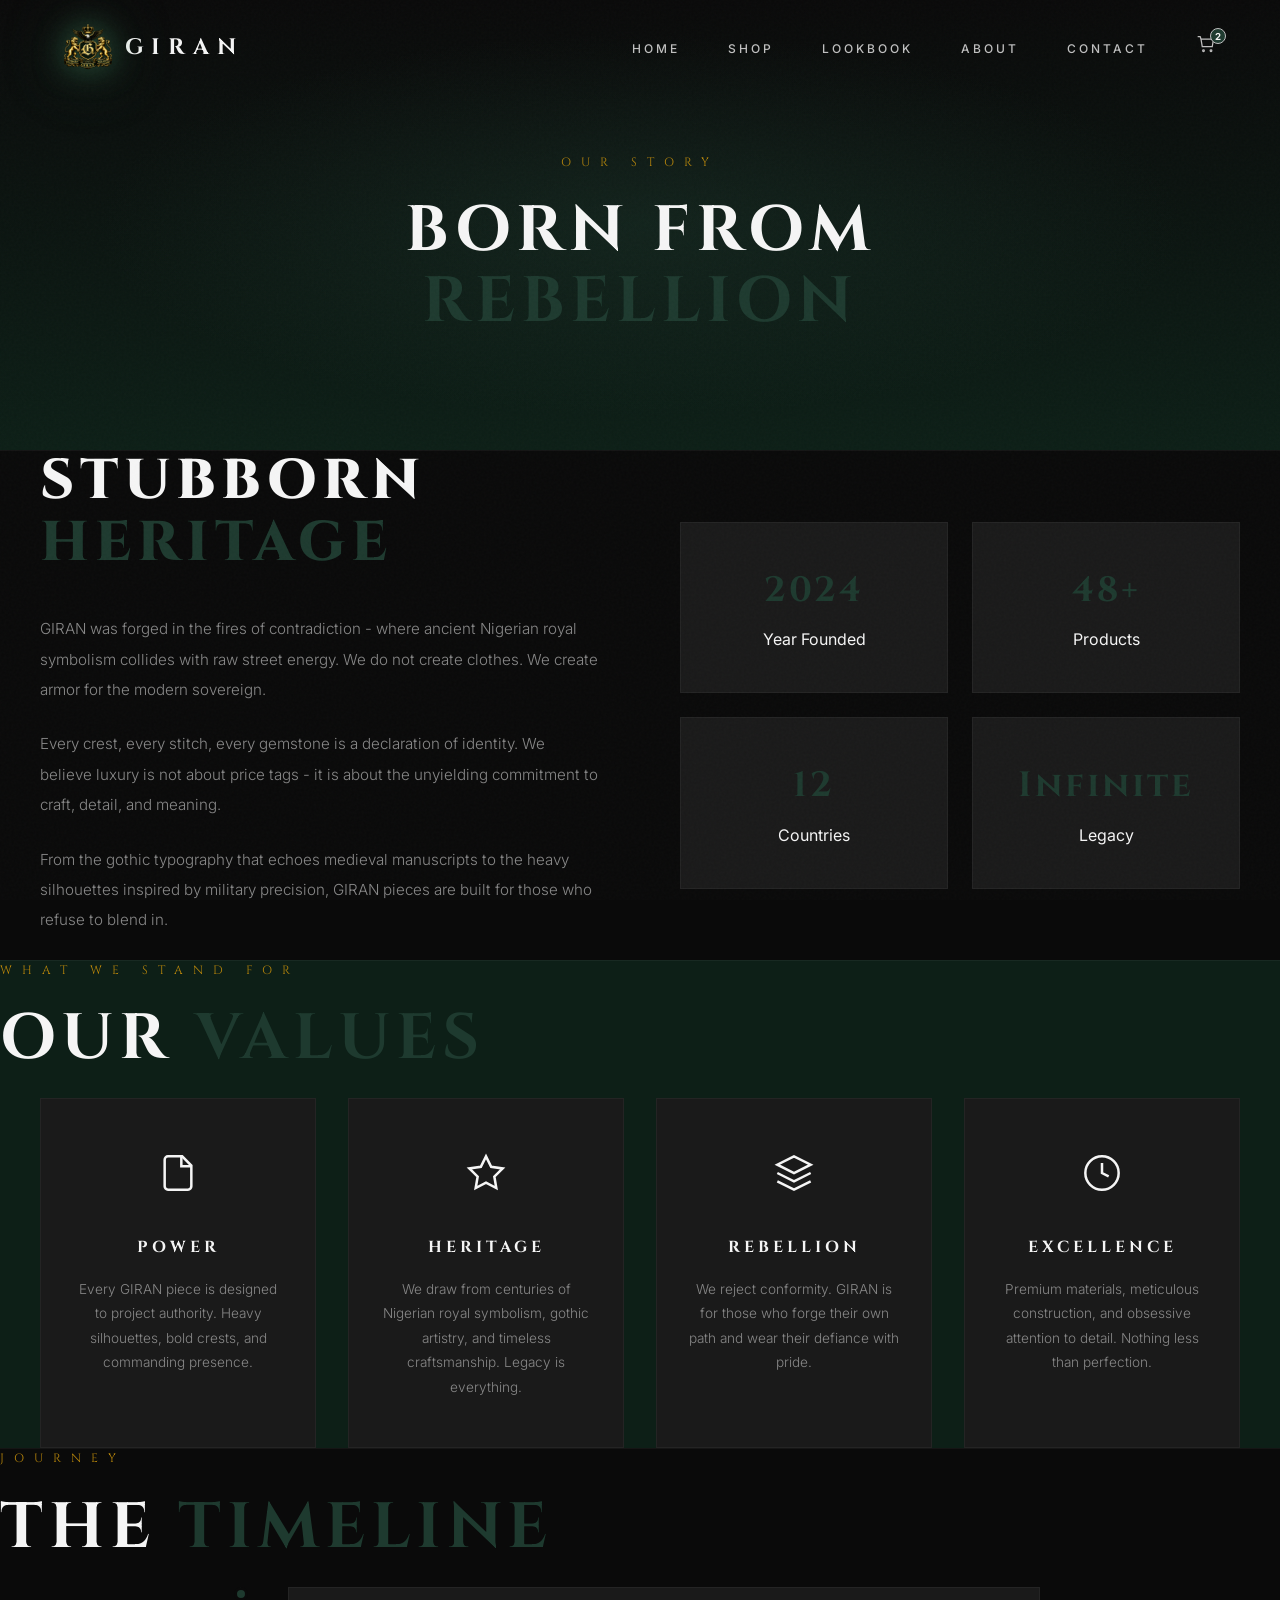
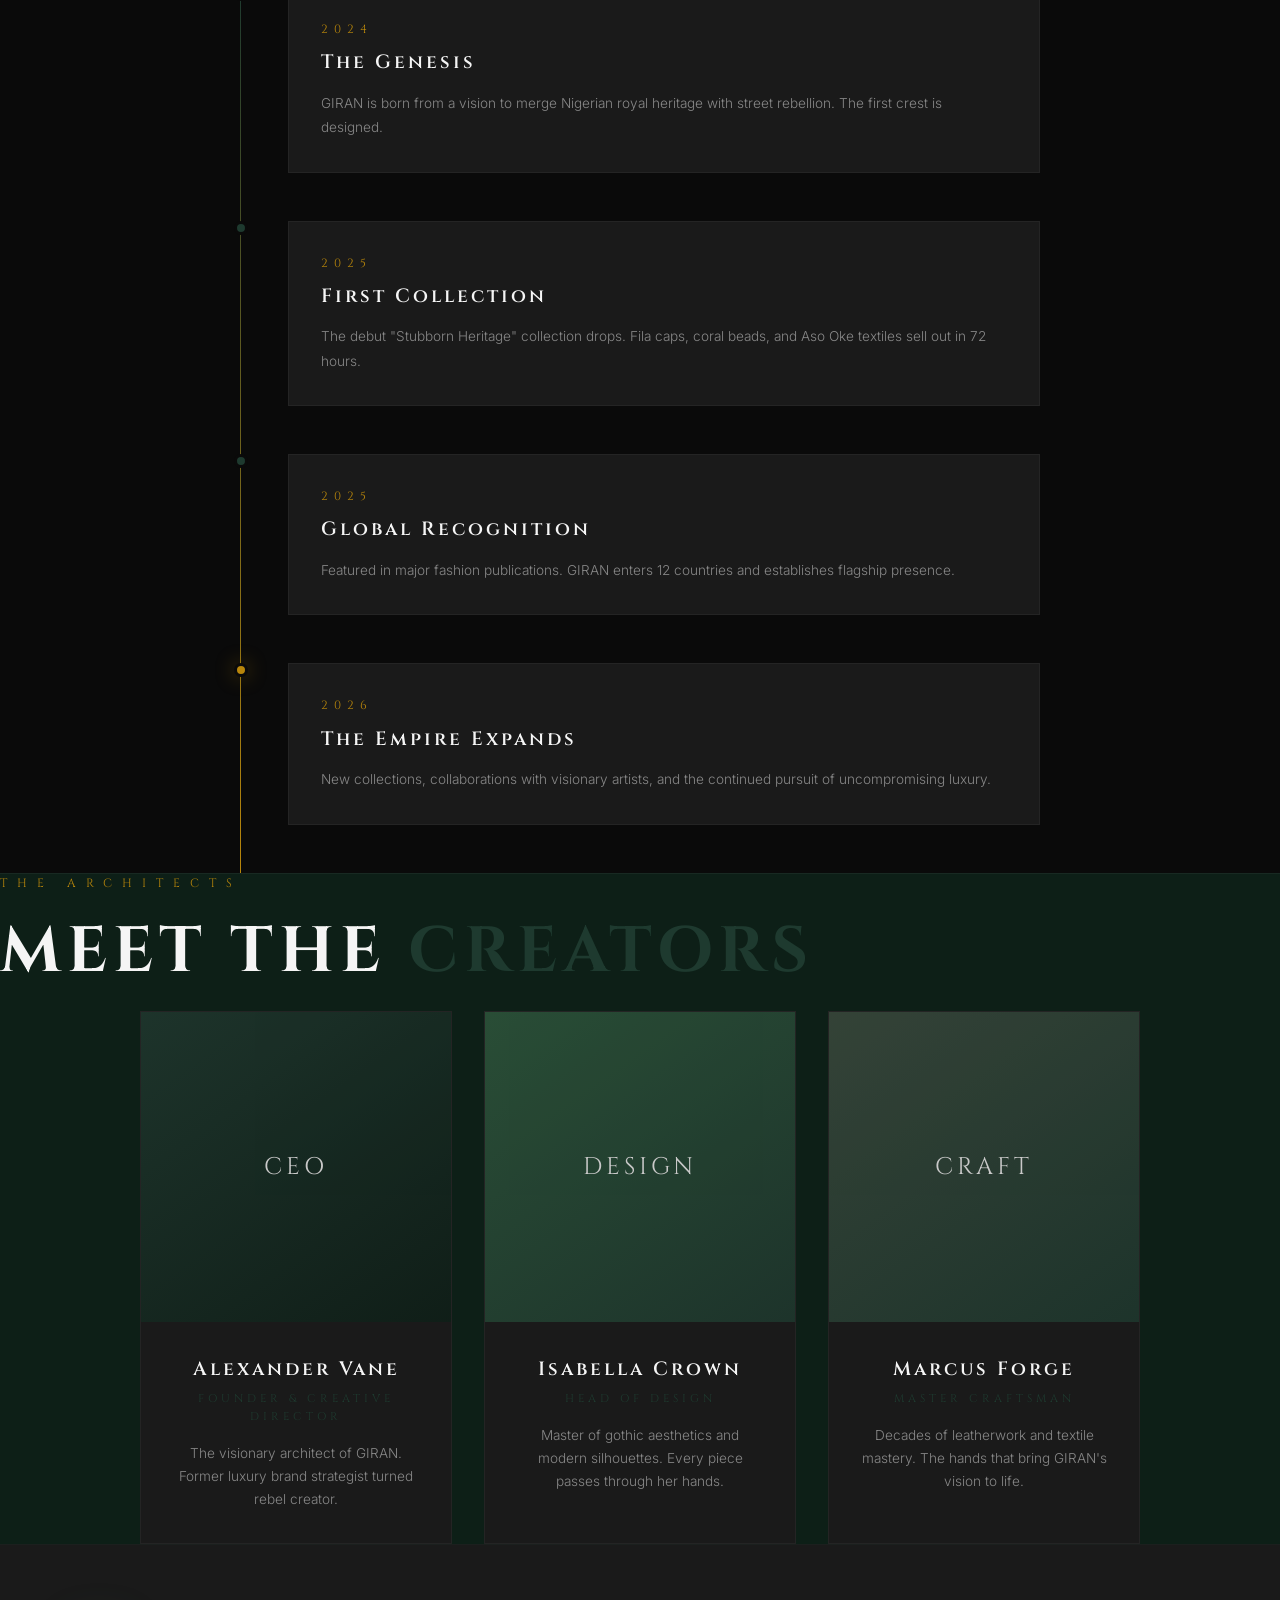
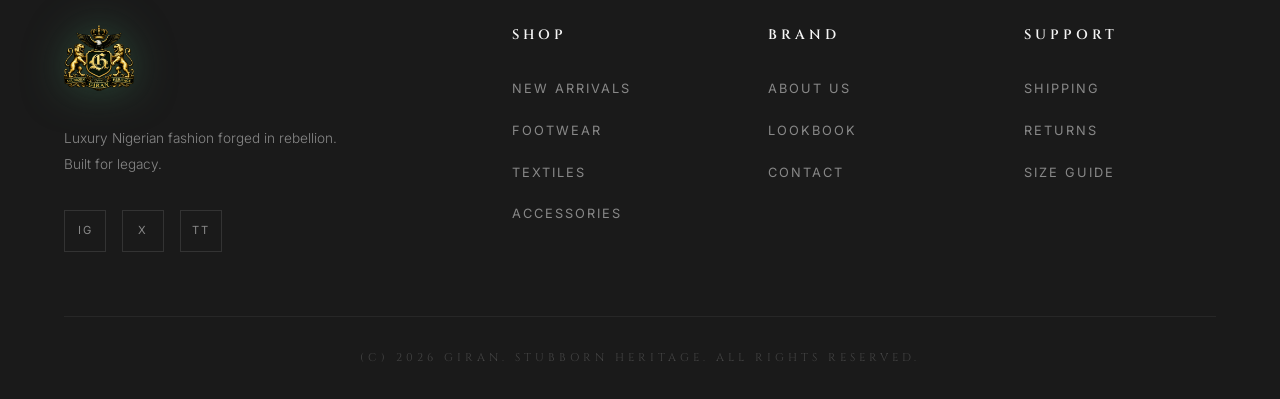
<file: about.html>
<!DOCTYPE html>
<html lang="en">
<head>
    <meta charset="UTF-8">
    <meta name="viewport" content="width=device-width, initial-scale=1.0">
    <title>About - GIRAN</title>
    <link rel="stylesheet" href="css/style.css">
    <link rel="stylesheet" href="css/about.css">
</head>
<body>
    <nav class="navbar" id="navbar">
        <a href="index.html" class="logo">
            <img src="giran-crest-web.png" alt="GIRAN" class="logo-img">
            <span class="logo-text">GIRAN</span>
        </a>
        <ul class="nav-links" id="navLinks">
            <li><a href="index.html">Home</a></li>
            <li><a href="shop.html">Shop</a></li>
            <li><a href="lookbook.html">Lookbook</a></li>
            <li><a href="about.html">About</a></li>
            <li><a href="contact.html">Contact</a></li>
            <li class="nav-cart">
                <svg width="20" height="20" viewBox="0 0 24 24" fill="none" stroke="currentColor" stroke-width="1.5">
                    <path d="M6 6h15l-1.5 9h-12z"/>
                    <circle cx="9" cy="20" r="1"/><circle cx="18" cy="20" r="1"/>
                    <path d="M6 6L5 3H2"/>
                </svg>
                <span class="cart-count">2</span>
            </li>
        </ul>
        <div class="hamburger" id="hamburger"><span></span><span></span><span></span></div>
    </nav>

    <section class="about-hero">
        <div class="about-hero-bg"></div>
        <div class="about-hero-content">
            <span class="section-label">Our Story</span>
            <h1 class="section-title">BORN FROM<br><span>REBELLION</span></h1>
        </div>
    </section>

    <section class="story-section">
        <div class="story-container">
            <div class="story-text">
                <h2>STUBBORN<br><span>HERITAGE</span></h2>
                <p>GIRAN was forged in the fires of contradiction - where ancient Nigerian royal symbolism collides with raw street energy. We do not create clothes. We create armor for the modern sovereign.</p>
                <p>Every crest, every stitch, every gemstone is a declaration of identity. We believe luxury is not about price tags - it is about the unyielding commitment to craft, detail, and meaning.</p>
                <p>From the gothic typography that echoes medieval manuscripts to the heavy silhouettes inspired by military precision, GIRAN pieces are built for those who refuse to blend in.</p>
            </div>
            <div class="story-visual">
                <div class="story-stat">
                    <span class="stat-big">2024</span>
                    <span class="stat-label">Year Founded</span>
                </div>
                <div class="story-stat">
                    <span class="stat-big">48+</span>
                    <span class="stat-label">Products</span>
                </div>
                <div class="story-stat">
                    <span class="stat-big">12</span>
                    <span class="stat-label">Countries</span>
                </div>
                <div class="story-stat">
                    <span class="stat-big">Infinite</span>
                    <span class="stat-label">Legacy</span>
                </div>
            </div>
        </div>
    </section>

    <section class="values-section">
        <div class="container">
            <div class="section-header animate-on-scroll">
                <span class="section-label">What We Stand For</span>
                <h2 class="section-title">OUR <span>VALUES</span></h2>
            </div>
            <div class="values-grid">
                <div class="value-card animate-on-scroll delay-1">
                    <div class="value-icon">
                        <svg width="40" height="40" viewBox="0 0 24 24" fill="none" stroke="currentColor" stroke-width="1.5">
                            <path d="M14.5 2H6a2 2 0 0 0-2 2v16a2 2 0 0 0 2 2h12a2 2 0 0 0 2-2V7.5L14.5 2z"/>
                            <polyline points="14 2 14 8 20 8"/>
                        </svg>
                    </div>
                    <h3>Power</h3>
                    <p>Every GIRAN piece is designed to project authority. Heavy silhouettes, bold crests, and commanding presence.</p>
                </div>
                <div class="value-card animate-on-scroll delay-2">
                    <div class="value-icon">
                        <svg width="40" height="40" viewBox="0 0 24 24" fill="none" stroke="currentColor" stroke-width="1.5">
                            <polygon points="12 2 15.09 8.26 22 9.27 17 14.14 18.18 21.02 12 17.77 5.82 21.02 7 14.14 2 9.27 8.91 8.26 12 2"/>
                        </svg>
                    </div>
                    <h3>Heritage</h3>
                    <p>We draw from centuries of Nigerian royal symbolism, gothic artistry, and timeless craftsmanship. Legacy is everything.</p>
                </div>
                <div class="value-card animate-on-scroll delay-3">
                    <div class="value-icon">
                        <svg width="40" height="40" viewBox="0 0 24 24" fill="none" stroke="currentColor" stroke-width="1.5">
                            <path d="M12 2L2 7l10 5 10-5-10-5z"/>
                            <path d="M2 17l10 5 10-5"/>
                            <path d="M2 12l10 5 10-5"/>
                        </svg>
                    </div>
                    <h3>Rebellion</h3>
                    <p>We reject conformity. GIRAN is for those who forge their own path and wear their defiance with pride.</p>
                </div>
                <div class="value-card animate-on-scroll delay-4">
                    <div class="value-icon">
                        <svg width="40" height="40" viewBox="0 0 24 24" fill="none" stroke="currentColor" stroke-width="1.5">
                            <circle cx="12" cy="12" r="10"/>
                            <path d="M12 6v6l4 2"/>
                        </svg>
                    </div>
                    <h3>Excellence</h3>
                    <p>Premium materials, meticulous construction, and obsessive attention to detail. Nothing less than perfection.</p>
                </div>
            </div>
        </div>
    </section>

    <section class="timeline-section">
        <div class="container">
            <div class="section-header animate-on-scroll">
                <span class="section-label">Journey</span>
                <h2 class="section-title">THE <span>TIMELINE</span></h2>
            </div>
            <div class="timeline">
                <div class="timeline-item animate-on-scroll">
                    <div class="timeline-dot"></div>
                    <div class="timeline-content">
                        <span class="timeline-date">2024</span>
                        <h3>The Genesis</h3>
                        <p>GIRAN is born from a vision to merge Nigerian royal heritage with street rebellion. The first crest is designed.</p>
                    </div>
                </div>
                <div class="timeline-item animate-on-scroll">
                    <div class="timeline-dot"></div>
                    <div class="timeline-content">
                        <span class="timeline-date">2025</span>
                        <h3>First Collection</h3>
                        <p>The debut "Stubborn Heritage" collection drops. Fila caps, coral beads, and Aso Oke textiles sell out in 72 hours.</p>
                    </div>
                </div>
                <div class="timeline-item animate-on-scroll">
                    <div class="timeline-dot"></div>
                    <div class="timeline-content">
                        <span class="timeline-date">2025</span>
                        <h3>Global Recognition</h3>
                        <p>Featured in major fashion publications. GIRAN enters 12 countries and establishes flagship presence.</p>
                    </div>
                </div>
                <div class="timeline-item animate-on-scroll">
                    <div class="timeline-dot active"></div>
                    <div class="timeline-content">
                        <span class="timeline-date">2026</span>
                        <h3>The Empire Expands</h3>
                        <p>New collections, collaborations with visionary artists, and the continued pursuit of uncompromising luxury.</p>
                    </div>
                </div>
            </div>
        </div>
    </section>

    <section class="team-section">
        <div class="container">
            <div class="section-header animate-on-scroll">
                <span class="section-label">The Architects</span>
                <h2 class="section-title">MEET THE <span>CREATORS</span></h2>
            </div>
            <div class="team-grid">
                <div class="team-card animate-on-scroll delay-1">
                    <div class="team-img" style="background: linear-gradient(145deg, #1E3A2F, #0D1F17);"><span>CEO</span></div>
                    <div class="team-info">
                        <h3>Alexander Vane</h3>
                        <span class="team-role">Founder & Creative Director</span>
                        <p>The visionary architect of GIRAN. Former luxury brand strategist turned rebel creator.</p>
                    </div>
                </div>
                <div class="team-card animate-on-scroll delay-2">
                    <div class="team-img" style="background: linear-gradient(145deg, #2D5A3D, #1E3A2F);"><span>DESIGN</span></div>
                    <div class="team-info">
                        <h3>Isabella Crown</h3>
                        <span class="team-role">Head of Design</span>
                        <p>Master of gothic aesthetics and modern silhouettes. Every piece passes through her hands.</p>
                    </div>
                </div>
                <div class="team-card animate-on-scroll delay-3">
                    <div class="team-img" style="background: linear-gradient(145deg, #3B4D3F, #1E3A2F);"><span>CRAFT</span></div>
                    <div class="team-info">
                        <h3>Marcus Forge</h3>
                        <span class="team-role">Master Craftsman</span>
                        <p>Decades of leatherwork and textile mastery. The hands that bring GIRAN's vision to life.</p>
                    </div>
                </div>
            </div>
        </div>
    </section>

    <footer class="footer">
        <div class="footer-grid">
            <div class="footer-brand">
                <img src="giran-crest-web.png" alt="GIRAN" class="logo-img">
                <p>Luxury Nigerian fashion forged in rebellion. Built for legacy.</p>
                <div class="footer-social"><a href="#">IG</a><a href="#">X</a><a href="#">TT</a></div>
            </div>
            <div class="footer-col">
                <h4>Shop</h4>
                <ul><li><a href="shop.html">New Arrivals</a></li><li><a href="shop.html">Footwear</a></li><li><a href="shop.html">Textiles</a></li><li><a href="shop.html">Accessories</a></li></ul>
            </div>
            <div class="footer-col">
                <h4>Brand</h4>
                <ul><li><a href="about.html">About Us</a></li><li><a href="lookbook.html">Lookbook</a></li><li><a href="contact.html">Contact</a></li></ul>
            </div>
            <div class="footer-col">
                <h4>Support</h4>
                <ul><li><a href="#">Shipping</a></li><li><a href="#">Returns</a></li><li><a href="#">Size Guide</a></li></ul>
            </div>
        </div>
        <div class="footer-bottom"><p>(c) 2026 GIRAN. STUBBORN HERITAGE. ALL RIGHTS RESERVED.</p></div>
    </footer>

    <script src="js/main.js"></script>
</body>
</html>
</file>
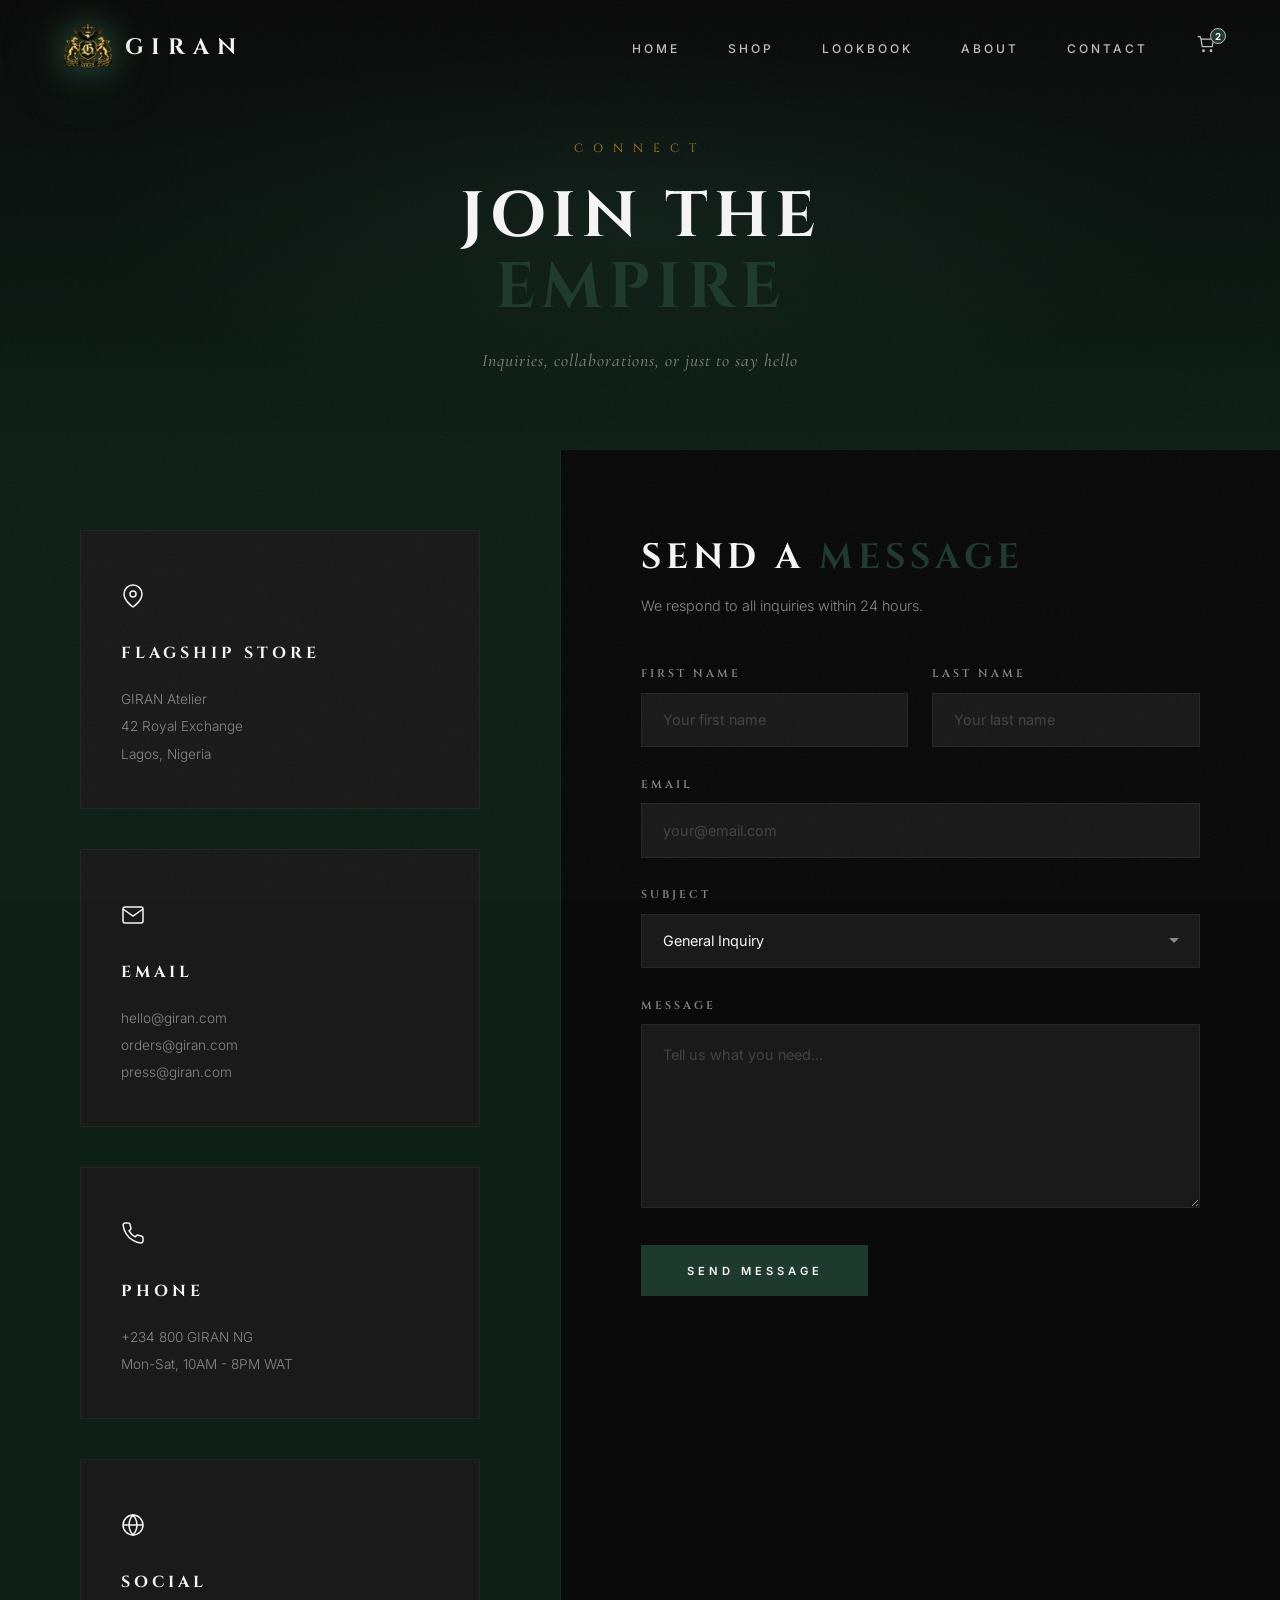
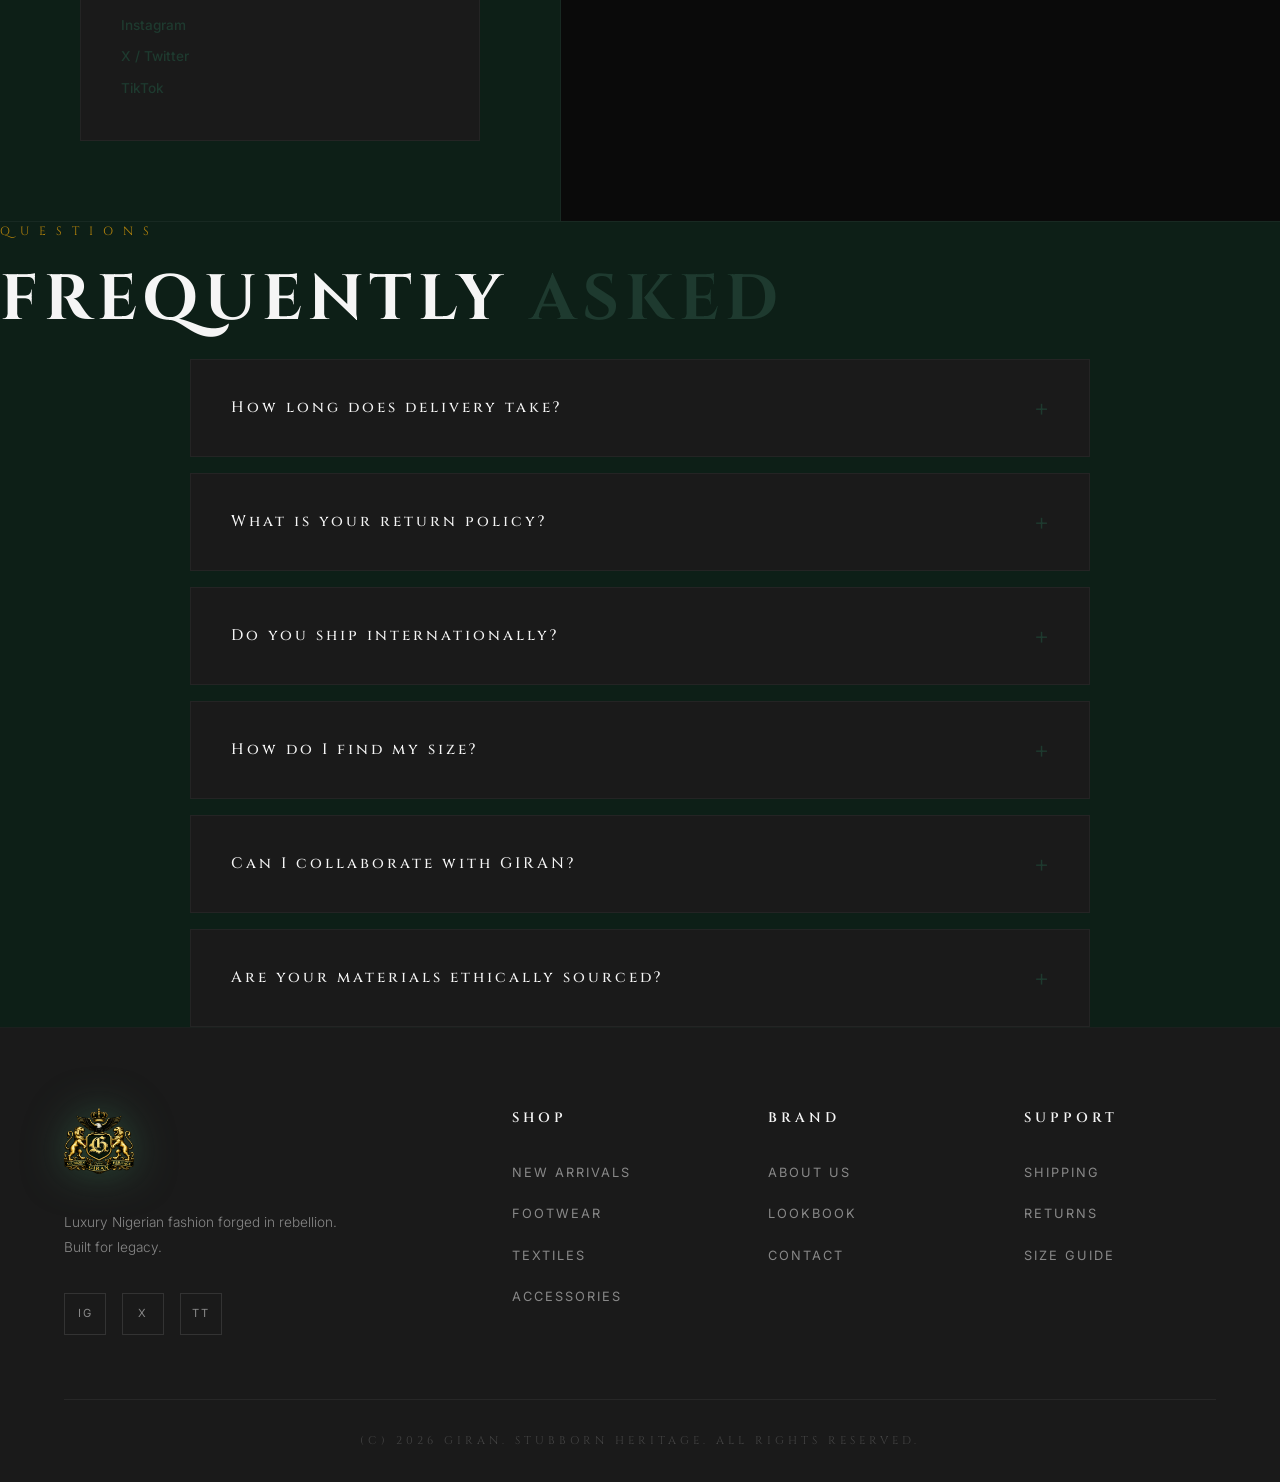
<file: contact.html>
<!DOCTYPE html>
<html lang="en">
<head>
    <meta charset="UTF-8">
    <meta name="viewport" content="width=device-width, initial-scale=1.0">
    <title>Contact - GIRAN</title>
    <link rel="stylesheet" href="css/style.css">
    <link rel="stylesheet" href="css/contact.css">
</head>
<body>
    <nav class="navbar" id="navbar">
        <a href="index.html" class="logo">
            <img src="giran-crest-web.png" alt="GIRAN" class="logo-img">
            <span class="logo-text">GIRAN</span>
        </a>
        <ul class="nav-links" id="navLinks">
            <li><a href="index.html">Home</a></li>
            <li><a href="shop.html">Shop</a></li>
            <li><a href="lookbook.html">Lookbook</a></li>
            <li><a href="about.html">About</a></li>
            <li><a href="contact.html">Contact</a></li>
            <li class="nav-cart">
                <svg width="20" height="20" viewBox="0 0 24 24" fill="none" stroke="currentColor" stroke-width="1.5">
                    <path d="M6 6h15l-1.5 9h-12z"/>
                    <circle cx="9" cy="20" r="1"/><circle cx="18" cy="20" r="1"/>
                    <path d="M6 6L5 3H2"/>
                </svg>
                <span class="cart-count">2</span>
            </li>
        </ul>
        <div class="hamburger" id="hamburger"><span></span><span></span><span></span></div>
    </nav>

    <section class="contact-header">
        <div class="contact-header-bg"></div>
        <div class="contact-header-content">
            <span class="section-label">Connect</span>
            <h1 class="section-title">JOIN THE<br><span>EMPIRE</span></h1>
            <p class="section-subtitle">Inquiries, collaborations, or just to say hello</p>
        </div>
    </section>

    <section class="contact-layout">
        <div class="contact-info-panel">
            <div class="info-card">
                <div class="info-icon">
                    <svg width="24" height="24" viewBox="0 0 24 24" fill="none" stroke="currentColor" stroke-width="1.5">
                        <path d="M21 10c0 7-9 13-9 13s-9-6-9-13a9 9 0 0 1 18 0z"/>
                        <circle cx="12" cy="10" r="3"/>
                    </svg>
                </div>
                <h3>Flagship Store</h3>
                <p>GIRAN Atelier<br>42 Royal Exchange<br>Lagos, Nigeria</p>
            </div>
            <div class="info-card">
                <div class="info-icon">
                    <svg width="24" height="24" viewBox="0 0 24 24" fill="none" stroke="currentColor" stroke-width="1.5">
                        <path d="M4 4h16c1.1 0 2 .9 2 2v12c0 1.1-.9 2-2 2H4c-1.1 0-2-.9-2-2V6c0-1.1.9-2 2-2z"/>
                        <polyline points="22,6 12,13 2,6"/>
                    </svg>
                </div>
                <h3>Email</h3>
                <p>hello@giran.com<br>orders@giran.com<br>press@giran.com</p>
            </div>
            <div class="info-card">
                <div class="info-icon">
                    <svg width="24" height="24" viewBox="0 0 24 24" fill="none" stroke="currentColor" stroke-width="1.5">
                        <path d="M22 16.92v3a2 2 0 0 1-2.18 2 19.79 19.79 0 0 1-8.63-3.07 19.5 19.5 0 0 1-6-6 19.79 19.79 0 0 1-3.07-8.67A2 2 0 0 1 4.11 2h3a2 2 0 0 1 2 1.72 12.84 12.84 0 0 0 .7 2.81 2 2 0 0 1-.45 2.11L8.09 9.91a16 16 0 0 0 6 6l1.27-1.27a2 2 0 0 1 2.11-.45 12.84 12.84 0 0 0 2.81.7A2 2 0 0 1 22 16.92z"/>
                    </svg>
                </div>
                <h3>Phone</h3>
                <p>+234 800 GIRAN NG<br>Mon-Sat, 10AM - 8PM WAT</p>
            </div>
            <div class="info-card">
                <div class="info-icon">
                    <svg width="24" height="24" viewBox="0 0 24 24" fill="none" stroke="currentColor" stroke-width="1.5">
                        <circle cx="12" cy="12" r="10"/>
                        <line x1="2" y1="12" x2="22" y2="12"/>
                        <path d="M12 2a15.3 15.3 0 0 1 4 10 15.3 15.3 0 0 1-4 10 15.3 15.3 0 0 1-4-10 15.3 15.3 0 0 1 4-10z"/>
                    </svg>
                </div>
                <h3>Social</h3>
                <div class="social-links">
                    <a href="#">Instagram</a>
                    <a href="#">X / Twitter</a>
                    <a href="#">TikTok</a>
                </div>
            </div>
        </div>

        <div class="contact-form-panel">
            <div class="form-header">
                <h2>SEND A <span>MESSAGE</span></h2>
                <p>We respond to all inquiries within 24 hours.</p>
            </div>
            <form class="contact-form">
                <div class="form-row">
                    <div class="form-group">
                        <label>First Name</label>
                        <input type="text" placeholder="Your first name" required>
                    </div>
                    <div class="form-group">
                        <label>Last Name</label>
                        <input type="text" placeholder="Your last name" required>
                    </div>
                </div>
                <div class="form-group">
                    <label>Email</label>
                    <input type="email" placeholder="your@email.com" required>
                </div>
                <div class="form-group">
                    <label>Subject</label>
                    <select>
                        <option>General Inquiry</option>
                        <option>Order Support</option>
                        <option>Collaboration</option>
                        <option>Wholesale</option>
                        <option>Press</option>
                    </select>
                </div>
                <div class="form-group">
                    <label>Message</label>
                    <textarea rows="6" placeholder="Tell us what you need..." required></textarea>
                </div>
                <button type="submit" class="btn btn-primary">Send Message</button>
            </form>
        </div>
    </section>

    <section class="faq-section">
        <div class="container">
            <div class="section-header animate-on-scroll">
                <span class="section-label">Questions</span>
                <h2 class="section-title">FREQUENTLY <span>ASKED</span></h2>
            </div>
            <div class="faq-grid">
                <div class="faq-item animate-on-scroll">
                    <div class="faq-question">
                        <h4>How long does delivery take?</h4>
                        <span class="faq-toggle">+</span>
                    </div>
                    <div class="faq-answer">
                        <p>Lagos orders: 1-2 business days. Nigeria-wide: 3-5 days. International: 7-14 days via DHL Express.</p>
                    </div>
                </div>
                <div class="faq-item animate-on-scroll">
                    <div class="faq-question">
                        <h4>What is your return policy?</h4>
                        <span class="faq-toggle">+</span>
                    </div>
                    <div class="faq-answer">
                        <p>We accept returns within 14 days. Items must be unworn with original tags. Exchanges are complimentary.</p>
                    </div>
                </div>
                <div class="faq-item animate-on-scroll">
                    <div class="faq-question">
                        <h4>Do you ship internationally?</h4>
                        <span class="faq-toggle">+</span>
                    </div>
                    <div class="faq-answer">
                        <p>Yes. We ship to over 40 countries. Duties and taxes calculated at checkout based on your location.</p>
                    </div>
                </div>
                <div class="faq-item animate-on-scroll">
                    <div class="faq-question">
                        <h4>How do I find my size?</h4>
                        <span class="faq-toggle">+</span>
                    </div>
                    <div class="faq-answer">
                        <p>Each product page includes a detailed size guide. Our fits are true to size with a structured, luxury silhouette.</p>
                    </div>
                </div>
                <div class="faq-item animate-on-scroll">
                    <div class="faq-question">
                        <h4>Can I collaborate with GIRAN?</h4>
                        <span class="faq-toggle">+</span>
                    </div>
                    <div class="faq-answer">
                        <p>We welcome visionary creatives. Send your portfolio to collab@giran.com. We review all submissions personally.</p>
                    </div>
                </div>
                <div class="faq-item animate-on-scroll">
                    <div class="faq-question">
                        <h4>Are your materials ethically sourced?</h4>
                        <span class="faq-toggle">+</span>
                    </div>
                    <div class="faq-answer">
                        <p>Absolutely. All leather is full-grain and ethically tanned. Gemstones are conflict-free. Craftsmanship is fair-wage.</p>
                    </div>
                </div>
            </div>
        </div>
    </section>

    <footer class="footer">
        <div class="footer-grid">
            <div class="footer-brand">
                <img src="giran-crest-web.png" alt="GIRAN" class="logo-img">
                <p>Luxury Nigerian fashion forged in rebellion. Built for legacy.</p>
                <div class="footer-social"><a href="#">IG</a><a href="#">X</a><a href="#">TT</a></div>
            </div>
            <div class="footer-col">
                <h4>Shop</h4>
                <ul><li><a href="shop.html">New Arrivals</a></li><li><a href="shop.html">Footwear</a></li><li><a href="shop.html">Textiles</a></li><li><a href="shop.html">Accessories</a></li></ul>
            </div>
            <div class="footer-col">
                <h4>Brand</h4>
                <ul><li><a href="about.html">About Us</a></li><li><a href="lookbook.html">Lookbook</a></li><li><a href="contact.html">Contact</a></li></ul>
            </div>
            <div class="footer-col">
                <h4>Support</h4>
                <ul><li><a href="#">Shipping</a></li><li><a href="#">Returns</a></li><li><a href="#">Size Guide</a></li></ul>
            </div>
        </div>
        <div class="footer-bottom"><p>(c) 2026 GIRAN. STUBBORN HERITAGE. ALL RIGHTS RESERVED.</p></div>
    </footer>

    <script src="js/main.js"></script>
</body>
</html>
</file>
<file: css/style.css>
/* ===== GIRAN — LUXURY STREETWEAR ===== */
@import url('https://fonts.googleapis.com/css2?family=Cinzel:wght@400;500;600;700;800;900&family=Inter:wght@300;400;500;600;700;800&family=Cormorant+Garamond:ital,wght@0,400;0,500;0,600;0,700;1,400;1,500&display=swap');

:root {
    --giran-forest: #1E3A2F;
    --giran-matte: #0A0A0A;
    --giran-silver: #C0C0C0;
    --giran-olive: #3B4D3F;
    --giran-offwhite: #F5F5F5;
    --giran-emerald: #2D5A3D;
    --giran-gold: #B8860B;
    --giran-deep: #0D1F17;
    --giran-charcoal: #1A1A1A;
    --giran-smoke: #2A2A2A;
    --giran-fog: #888888;
    --giran-ghost: #444444;
    --font-display: 'Cinzel', serif;
    --font-body: 'Inter', sans-serif;
    --font-accent: 'Cormorant Garamond', serif;
}

* { margin: 0; padding: 0; box-sizing: border-box; }
html { scroll-behavior: smooth; }

body {
    font-family: var(--font-body);
    background: var(--giran-matte);
    color: var(--giran-offwhite);
    overflow-x: hidden;
    line-height: 1.6;
    -webkit-font-smoothing: antialiased;
}

::selection {
    background: var(--giran-forest);
    color: var(--giran-offwhite);
}

::-webkit-scrollbar { width: 6px; }
::-webkit-scrollbar-track { background: var(--giran-matte); }
::-webkit-scrollbar-thumb { background: var(--giran-forest); border-radius: 3px; }

body::before {
    content: '';
    position: fixed;
    top: 0; left: 0;
    width: 100%; height: 100%;
    pointer-events: none;
    z-index: 9999;
    opacity: 0.025;
    background-image: url("data:image/svg+xml,%3Csvg viewBox='0 0 400 400' xmlns='http://www.w3.org/2000/svg'%3E%3Cfilter id='n'%3E%3CfeTurbulence type='fractalNoise' baseFrequency='0.9' numOctaves='4' stitchTiles='stitch'/%3E%3C/filter%3E%3Crect width='100%25' height='100%25' filter='url(%23n)'/%3E%3C/svg%3E");
}

/* ===== NAVIGATION ===== */
.navbar {
    position: fixed;
    top: 0; left: 0;
    width: 100%;
    z-index: 1000;
    padding: 1.5rem 5%;
    display: flex;
    justify-content: space-between;
    align-items: center;
    transition: all 0.6s cubic-bezier(0.16, 1, 0.3, 1);
    background: transparent;
}

.navbar.scrolled {
    background: rgba(10, 10, 10, 0.92);
    backdrop-filter: blur(30px) saturate(1.2);
    padding: 1rem 5%;
    border-bottom: 1px solid rgba(30, 58, 47, 0.3);
}

.logo {
    display: flex;
    align-items: center;
    gap: 0.8rem;
    text-decoration: none;
}

.logo-img {
    height: 48px;
    width: auto;
    filter: drop-shadow(0 0 20px rgba(30, 58, 47, 0.5));
    transition: all 0.4s ease;
}

.logo:hover .logo-img {
    filter: drop-shadow(0 0 30px rgba(30, 58, 47, 0.8));
    transform: scale(1.05);
}

.logo-text {
    font-family: var(--font-display);
    font-size: 1.4rem;
    color: var(--giran-offwhite);
    letter-spacing: 8px;
    font-weight: 700;
}

.nav-links {
    display: flex;
    gap: 3rem;
    list-style: none;
    align-items: center;
}

.nav-links a {
    color: var(--giran-silver);
    text-decoration: none;
    font-size: 0.75rem;
    font-weight: 500;
    text-transform: uppercase;
    letter-spacing: 3px;
    position: relative;
    transition: color 0.4s ease;
}

.nav-links a::after {
    content: '';
    position: absolute;
    bottom: -8px;
    left: 50%;
    transform: translateX(-50%);
    width: 0;
    height: 1px;
    background: var(--giran-forest);
    transition: width 0.4s cubic-bezier(0.16, 1, 0.3, 1);
}

.nav-links a:hover {
    color: var(--giran-offwhite);
}

.nav-links a:hover::after {
    width: 100%;
}

.nav-actions {
    display: flex;
    align-items: center;
    gap: 1.5rem;
}

.nav-cart {
    position: relative;
    cursor: pointer;
    color: var(--giran-silver);
    transition: color 0.3s;
}

.nav-cart:hover { color: var(--giran-offwhite); }

.cart-count {
    position: absolute;
    top: -6px; right: -10px;
    background: var(--giran-forest);
    color: var(--giran-offwhite);
    font-size: 0.6rem;
    font-weight: 700;
    width: 16px; height: 16px;
    border-radius: 50%;
    display: flex;
    align-items: center;
    justify-content: center;
    border: 1px solid var(--giran-silver);
}

.hamburger {
    display: none;
    flex-direction: column;
    gap: 6px;
    cursor: pointer;
    z-index: 1001;
    padding: 5px;
}

.hamburger span {
    width: 24px; height: 1px;
    background: var(--giran-silver);
    transition: all 0.4s cubic-bezier(0.16, 1, 0.3, 1);
    transform-origin: center;
}

.hamburger.active span:nth-child(1) { transform: rotate(45deg) translate(3px, 3px); }
.hamburger.active span:nth-child(2) { opacity: 0; }
.hamburger.active span:nth-child(3) { transform: rotate(-45deg) translate(3px, -3px); }

/* ===== BUTTONS ===== */
.btn {
    display: inline-flex;
    align-items: center;
    justify-content: center;
    gap: 0.8rem;
    padding: 1.1rem 2.8rem;
    font-family: var(--font-body);
    font-size: 0.7rem;
    font-weight: 600;
    text-transform: uppercase;
    letter-spacing: 4px;
    text-decoration: none;
    border: none;
    cursor: pointer;
    transition: all 0.5s cubic-bezier(0.16, 1, 0.3, 1);
    position: relative;
    overflow: hidden;
}

.btn-primary {
    background: var(--giran-forest);
    color: var(--giran-offwhite);
    border: 1px solid var(--giran-forest);
}

.btn-primary::before {
    content: '';
    position: absolute;
    top: 0; left: -100%;
    width: 100%; height: 100%;
    background: linear-gradient(90deg, transparent, rgba(255,255,255,0.1), transparent);
    transition: left 0.6s ease;
}

.btn-primary:hover::before { left: 100%; }

.btn-primary:hover {
    background: transparent;
    color: var(--giran-forest);
    border-color: var(--giran-forest);
    box-shadow: 0 0 40px rgba(30, 58, 47, 0.4);
}

.btn-outline {
    background: transparent;
    color: var(--giran-silver);
    border: 1px solid rgba(192, 192, 192, 0.3);
}

.btn-outline:hover {
    background: rgba(192, 192, 192, 0.05);
    border-color: var(--giran-silver);
    color: var(--giran-offwhite);
}

.btn-gold {
    background: transparent;
    color: var(--giran-gold);
    border: 1px solid var(--giran-gold);
}

.btn-gold:hover {
    background: var(--giran-gold);
    color: var(--giran-matte);
}

/* ===== SECTION HEADINGS ===== */
.section-label {
    font-family: var(--font-display);
    font-size: 0.75rem;
    color: var(--giran-gold);
    letter-spacing: 10px;
    text-transform: uppercase;
    margin-bottom: 1.5rem;
    display: block;
}

.section-title {
    font-family: var(--font-display);
    font-size: clamp(2rem, 5vw, 4rem);
    color: var(--giran-offwhite);
    letter-spacing: 6px;
    line-height: 1.1;
    margin-bottom: 1.5rem;
    font-weight: 700;
}

.section-title span { color: var(--giran-forest); }

.section-subtitle {
    font-family: var(--font-accent);
    font-size: 1.1rem;
    color: var(--giran-fog);
    font-style: italic;
    letter-spacing: 1px;
}

/* ===== FOOTER ===== */
.footer {
    background: var(--giran-charcoal);
    border-top: 1px solid rgba(30, 58, 47, 0.2);
    padding: 5rem 5% 2rem;
}

.footer-grid {
    display: grid;
    grid-template-columns: 2fr 1fr 1fr 1fr;
    gap: 4rem;
    max-width: 1400px;
    margin: 0 auto;
}

.footer-brand .logo-img {
    height: 60px;
    margin-bottom: 1.5rem;
}

.footer-brand p {
    color: var(--giran-fog);
    font-size: 0.85rem;
    line-height: 1.9;
    max-width: 280px;
    font-weight: 300;
}

.footer-col h4 {
    font-family: var(--font-display);
    font-size: 0.85rem;
    color: var(--giran-offwhite);
    letter-spacing: 4px;
    margin-bottom: 1.8rem;
    text-transform: uppercase;
    font-weight: 600;
}

.footer-col ul { list-style: none; }
.footer-col ul li { margin-bottom: 1rem; }

.footer-col ul li a {
    color: var(--giran-fog);
    text-decoration: none;
    font-size: 0.8rem;
    letter-spacing: 2px;
    text-transform: uppercase;
    transition: color 0.4s ease;
    font-weight: 400;
}

.footer-col ul li a:hover { color: var(--giran-offwhite); }

.footer-social {
    display: flex;
    gap: 1rem;
    margin-top: 2rem;
}

.footer-social a {
    width: 42px; height: 42px;
    border: 1px solid rgba(192, 192, 192, 0.15);
    display: flex;
    align-items: center;
    justify-content: center;
    color: var(--giran-fog);
    text-decoration: none;
    font-size: 0.7rem;
    letter-spacing: 2px;
    transition: all 0.4s ease;
}

.footer-social a:hover {
    background: var(--giran-forest);
    border-color: var(--giran-forest);
    color: var(--giran-offwhite);
    transform: translateY(-3px);
}

.footer-bottom {
    border-top: 1px solid rgba(192, 192, 192, 0.08);
    margin-top: 4rem;
    padding-top: 2rem;
    text-align: center;
    color: var(--giran-ghost);
    font-size: 0.7rem;
    letter-spacing: 4px;
    text-transform: uppercase;
    font-family: var(--font-display);
}

/* ===== ANIMATIONS ===== */
@keyframes fadeInUp {
    from { opacity: 0; transform: translateY(60px); }
    to { opacity: 1; transform: translateY(0); }
}

@keyframes shimmer {
    0% { background-position: -200% center; }
    100% { background-position: 200% center; }
}

@keyframes float {
    0%, 100% { transform: translateY(0); }
    50% { transform: translateY(-10px); }
}

@keyframes pulse-glow {
    0%, 100% { box-shadow: 0 0 20px rgba(30, 58, 47, 0.3); }
    50% { box-shadow: 0 0 40px rgba(30, 58, 47, 0.6); }
}

.animate-on-scroll {
    opacity: 0;
    transform: translateY(60px);
    transition: all 1s cubic-bezier(0.16, 1, 0.3, 1);
}

.animate-on-scroll.visible {
    opacity: 1;
    transform: translateY(0);
}

.delay-1 { transition-delay: 0.1s; }
.delay-2 { transition-delay: 0.2s; }
.delay-3 { transition-delay: 0.3s; }
.delay-4 { transition-delay: 0.4s; }

/* ===== MARQUEE ===== */
.marquee-container {
    overflow: hidden;
    background: var(--giran-forest);
    padding: 1rem 0;
    border-top: 1px solid rgba(192, 192, 192, 0.1);
    border-bottom: 1px solid rgba(192, 192, 192, 0.1);
}

.marquee-track {
    display: flex;
    animation: marquee 25s linear infinite;
    white-space: nowrap;
}

.marquee-item {
    font-family: var(--font-display);
    font-size: 0.8rem;
    color: var(--giran-offwhite);
    letter-spacing: 6px;
    text-transform: uppercase;
    padding: 0 4rem;
    flex-shrink: 0;
    opacity: 0.7;
}

@keyframes marquee {
    0% { transform: translateX(0); }
    100% { transform: translateX(-50%); }
}

/* ===== RESPONSIVE ===== */
@media (max-width: 1024px) {
    .footer-grid { grid-template-columns: 1fr 1fr; gap: 3rem; }
}

@media (max-width: 768px) {
    .hamburger { display: flex; }
    .nav-links {
        position: fixed;
        top: 0; right: -100%;
        width: 80%;
        max-width: 380px;
        height: 100vh;
        background: rgba(10, 10, 10, 0.98);
        backdrop-filter: blur(30px);
        flex-direction: column;
        padding: 8rem 3rem 3rem;
        transition: right 0.6s cubic-bezier(0.16, 1, 0.3, 1);
        border-left: 1px solid rgba(30, 58, 47, 0.3);
        gap: 2.5rem;
    }
    .nav-links.active { right: 0; }
    .footer-grid { grid-template-columns: 1fr; gap: 2.5rem; }
    .section-title { letter-spacing: 3px; }
}


/* ===== LOGO ENHANCEMENTS ===== */
.logo-img {
    height: 48px;
    width: auto;
    filter: drop-shadow(0 0 15px rgba(60, 130, 90, 0.6)) 
            drop-shadow(0 0 30px rgba(60, 130, 90, 0.3));
    transition: all 0.4s ease;
}

.logo:hover .logo-img {
    filter: drop-shadow(0 0 25px rgba(60, 130, 90, 0.9)) 
            drop-shadow(0 0 50px rgba(60, 130, 90, 0.5));
    transform: scale(1.05);
}

.hero-crest {
    height: 160px;
    width: auto;
    filter: drop-shadow(0 0 40px rgba(60, 130, 90, 0.7)) 
            drop-shadow(0 0 80px rgba(60, 130, 90, 0.4));
    animation: crestGlow 4s ease-in-out infinite;
}

@keyframes crestGlow {
    0%, 100% { 
        filter: drop-shadow(0 0 40px rgba(60, 130, 90, 0.7)) 
                drop-shadow(0 0 80px rgba(60, 130, 90, 0.4));
    }
    50% { 
        filter: drop-shadow(0 0 60px rgba(60, 130, 90, 0.9)) 
                drop-shadow(0 0 100px rgba(60, 130, 90, 0.6));
    }
}

.footer-brand .logo-img {
    height: 70px;
    filter: drop-shadow(0 0 20px rgba(60, 130, 90, 0.5));
}

.sig-icon img {
    height: 55px;
    width: auto;
    filter: drop-shadow(0 0 15px rgba(60, 130, 90, 0.5));
    opacity: 0.9;
}
</file>
<file: css/about.css>
.about-hero {
    min-height: 50vh;
    display: flex;
    align-items: center;
    justify-content: center;
    position: relative;
    padding: 8rem 5% 4rem;
    text-align: center;
    overflow: hidden;
}

.about-hero-bg {
    position: absolute;
    top: 0; left: 0;
    width: 100%; height: 100%;
    background:
        radial-gradient(ellipse at 50% 50%, rgba(30, 58, 47, 0.4) 0%, transparent 60%),
        linear-gradient(180deg, var(--giran-matte) 0%, var(--giran-deep) 100%);
}

.about-hero-content {
    position: relative;
    z-index: 2;
    animation: fadeInUp 1s ease;
}

.story-section {
    padding: var(--section-pad) 5%;
    background: var(--giran-matte);
    border-top: 1px solid rgba(192, 192, 192, 0.06);
}

.story-container {
    display: grid;
    grid-template-columns: 1fr 1fr;
    gap: 5rem;
    max-width: 1200px;
    margin: 0 auto;
    align-items: center;
}

.story-text h2 {
    font-family: var(--font-display);
    font-size: clamp(2rem, 5vw, 3.5rem);
    color: var(--giran-offwhite);
    letter-spacing: 6px;
    line-height: 1.1;
    margin-bottom: 2.5rem;
    font-weight: 800;
}

.story-text h2 span { color: var(--giran-forest); }

.story-text p {
    color: var(--giran-fog);
    font-size: 0.95rem;
    line-height: 2;
    margin-bottom: 1.5rem;
    font-weight: 300;
}

.story-visual {
    display: grid;
    grid-template-columns: 1fr 1fr;
    gap: 1.5rem;
}

.story-stat {
    background: var(--giran-charcoal);
    border: 1px solid rgba(192, 192, 192, 0.06);
    padding: 2.5rem;
    text-align: center;
    transition: all 0.5s cubic-bezier(0.16, 1, 0.3, 1);
}

.story-stat:hover {
    border-color: rgba(30, 58, 47, 0.4);
    transform: translateY(-5px);
}

.stat-big {
    display: block;
    font-family: var(--font-display);
    font-size: 2.2rem;
    color: var(--giran-forest);
    letter-spacing: 3px;
    margin-bottom: 0.5rem;
    font-weight: 700;
}

.values-section {
    padding: var(--section-pad) 5%;
    background: var(--giran-deep);
    border-top: 1px solid rgba(192, 192, 192, 0.06);
}

.values-grid {
    display: grid;
    grid-template-columns: repeat(4, 1fr);
    gap: 2rem;
    max-width: 1200px;
    margin: 0 auto;
}

.value-card {
    background: var(--giran-charcoal);
    border: 1px solid rgba(192, 192, 192, 0.06);
    padding: 3rem 2rem;
    text-align: center;
    transition: all 0.6s cubic-bezier(0.16, 1, 0.3, 1);
    position: relative;
    overflow: hidden;
}

.value-card::before {
    content: '';
    position: absolute;
    top: 0; left: 0;
    width: 100%; height: 2px;
    background: linear-gradient(90deg, transparent, var(--giran-forest), transparent);
    transform: scaleX(0);
    transition: transform 0.6s ease;
}

.value-card:hover::before { transform: scaleX(1); }

.value-card:hover {
    border-color: rgba(30, 58, 47, 0.3);
    transform: translateY(-8px);
}

.value-icon {
    font-size: 2.5rem;
    margin-bottom: 1.5rem;
}

.value-card h3 {
    font-family: var(--font-display);
    font-size: 1rem;
    color: var(--giran-offwhite);
    letter-spacing: 4px;
    margin-bottom: 1rem;
    text-transform: uppercase;
}

.value-card p {
    color: var(--giran-fog);
    font-size: 0.85rem;
    line-height: 1.8;
    font-weight: 300;
}

.timeline-section {
    padding: var(--section-pad) 5%;
    background: var(--giran-matte);
    border-top: 1px solid rgba(192, 192, 192, 0.06);
}

.timeline {
    max-width: 800px;
    margin: 0 auto;
    position: relative;
    padding-left: 3rem;
}

.timeline::before {
    content: '';
    position: absolute;
    left: 0; top: 0;
    width: 1px;
    height: 100%;
    background: linear-gradient(to bottom, var(--giran-forest), var(--giran-gold));
}

.timeline-item {
    position: relative;
    padding-bottom: 3rem;
}

.timeline-dot {
    position: absolute;
    left: -3rem;
    top: 0;
    width: 14px; height: 14px;
    background: var(--giran-forest);
    border-radius: 50%;
    border: 3px solid var(--giran-matte);
    transform: translateX(-6px);
}

.timeline-dot.active {
    background: var(--giran-gold);
    box-shadow: 0 0 20px rgba(184, 134, 11, 0.4);
}

.timeline-content {
    background: var(--giran-charcoal);
    border: 1px solid rgba(192, 192, 192, 0.06);
    padding: 2rem;
    transition: all 0.4s ease;
}

.timeline-content:hover { border-color: rgba(30, 58, 47, 0.3); }

.timeline-date {
    font-family: var(--font-display);
    font-size: 0.75rem;
    color: var(--giran-gold);
    letter-spacing: 6px;
    text-transform: uppercase;
    display: block;
    margin-bottom: 0.5rem;
}

.timeline-content h3 {
    font-family: var(--font-display);
    font-size: 1.2rem;
    color: var(--giran-offwhite);
    letter-spacing: 3px;
    margin-bottom: 0.8rem;
    font-weight: 600;
}

.timeline-content p {
    color: var(--giran-fog);
    font-size: 0.85rem;
    line-height: 1.8;
    font-weight: 300;
}

.team-section {
    padding: var(--section-pad) 5%;
    background: var(--giran-deep);
    border-top: 1px solid rgba(192, 192, 192, 0.06);
}

.team-grid {
    display: grid;
    grid-template-columns: repeat(3, 1fr);
    gap: 2rem;
    max-width: 1000px;
    margin: 0 auto;
}

.team-card {
    background: var(--giran-charcoal);
    border: 1px solid rgba(192, 192, 192, 0.06);
    overflow: hidden;
    transition: all 0.6s cubic-bezier(0.16, 1, 0.3, 1);
}

.team-card:hover {
    border-color: rgba(30, 58, 47, 0.3);
    transform: translateY(-8px);
}

.team-img {
    aspect-ratio: 1;
    display: flex;
    align-items: center;
    justify-content: center;
    font-family: var(--font-display);
    font-size: 1.5rem;
    color: var(--giran-offwhite);
    letter-spacing: 4px;
    opacity: 0.8;
}

.team-info {
    padding: 2rem;
    text-align: center;
}

.team-info h3 {
    font-family: var(--font-display);
    font-size: 1.2rem;
    color: var(--giran-offwhite);
    letter-spacing: 3px;
    margin-bottom: 0.3rem;
    font-weight: 600;
}

.team-role {
    display: block;
    color: var(--giran-forest);
    font-size: 0.7rem;
    letter-spacing: 4px;
    text-transform: uppercase;
    margin-bottom: 1rem;
    font-family: var(--font-display);
}

.team-info p {
    color: var(--giran-fog);
    font-size: 0.85rem;
    line-height: 1.7;
    font-weight: 300;
}

@media (max-width: 1024px) {
    .story-container { grid-template-columns: 1fr; }
    .values-grid { grid-template-columns: repeat(2, 1fr); }
    .team-grid { grid-template-columns: repeat(2, 1fr); }
}

@media (max-width: 768px) {
    .story-visual { grid-template-columns: 1fr; }
    .values-grid { grid-template-columns: 1fr; }
    .team-grid { grid-template-columns: 1fr; }
    .timeline { padding-left: 2rem; }
    .timeline-dot { left: -2rem; transform: translateX(-5px); }
}
</file>
<file: css/contact.css>
.contact-header {
    min-height: 50vh;
    display: flex;
    align-items: center;
    justify-content: center;
    position: relative;
    padding: 8rem 5% 4rem;
    text-align: center;
    overflow: hidden;
}

.contact-header-bg {
    position: absolute;
    top: 0; left: 0;
    width: 100%; height: 100%;
    background:
        radial-gradient(ellipse at 50% 50%, rgba(30, 58, 47, 0.3) 0%, transparent 60%),
        linear-gradient(180deg, var(--giran-matte) 0%, var(--giran-deep) 100%);
}

.contact-header-content {
    position: relative;
    z-index: 2;
    animation: fadeInUp 1s ease;
}

.contact-layout {
    display: grid;
    grid-template-columns: 1fr 1.2fr;
    gap: 0;
    max-width: 1400px;
    margin: 0 auto;
}

.contact-info-panel {
    background: var(--giran-deep);
    border-right: 1px solid rgba(192, 192, 192, 0.06);
    padding: 5rem;
    display: flex;
    flex-direction: column;
    gap: 2.5rem;
}

.info-card {
    background: var(--giran-charcoal);
    border: 1px solid rgba(192, 192, 192, 0.06);
    padding: 2.5rem;
    transition: all 0.5s cubic-bezier(0.16, 1, 0.3, 1);
}

.info-card:hover {
    border-color: rgba(30, 58, 47, 0.4);
    transform: translateX(10px);
}

.info-icon {
    font-size: 2rem;
    margin-bottom: 1.2rem;
}

.info-card h3 {
    font-family: var(--font-display);
    font-size: 1rem;
    color: var(--giran-offwhite);
    letter-spacing: 4px;
    margin-bottom: 1.2rem;
    text-transform: uppercase;
}

.info-card p {
    color: var(--giran-fog);
    font-size: 0.85rem;
    line-height: 2;
    font-weight: 300;
}

.social-links {
    display: flex;
    flex-direction: column;
    gap: 0.6rem;
}

.social-links a {
    color: var(--giran-forest);
    text-decoration: none;
    font-size: 0.85rem;
    transition: color 0.3s;
    font-weight: 500;
}

.social-links a:hover { color: var(--giran-offwhite); }

.contact-form-panel {
    padding: 5rem;
    background: var(--giran-matte);
}

.form-header {
    margin-bottom: 3rem;
}

.form-header h2 {
    font-family: var(--font-display);
    font-size: clamp(1.6rem, 3vw, 2.2rem);
    color: var(--giran-offwhite);
    letter-spacing: 5px;
    margin-bottom: 0.5rem;
}

.form-header h2 span { color: var(--giran-forest); }

.form-header p {
    color: var(--giran-fog);
    font-size: 0.9rem;
    font-weight: 300;
}

.contact-form {
    display: flex;
    flex-direction: column;
    gap: 1.8rem;
}

.form-row {
    display: grid;
    grid-template-columns: 1fr 1fr;
    gap: 1.5rem;
}

.form-group {
    display: flex;
    flex-direction: column;
    gap: 0.6rem;
}

.form-group label {
    font-size: 0.7rem;
    color: var(--giran-fog);
    text-transform: uppercase;
    letter-spacing: 3px;
    font-weight: 600;
    font-family: var(--font-display);
}

.form-group input,
.form-group select,
.form-group textarea {
    padding: 1.1rem 1.3rem;
    background: var(--giran-charcoal);
    border: 1px solid rgba(192, 192, 192, 0.08);
    color: var(--giran-offwhite);
    font-family: var(--font-body);
    font-size: 0.9rem;
    outline: none;
    transition: border-color 0.4s ease;
}

.form-group input:focus,
.form-group select:focus,
.form-group textarea:focus {
    border-color: var(--giran-forest);
}

.form-group input::placeholder,
.form-group textarea::placeholder {
    color: var(--giran-ghost);
}

.form-group select {
    cursor: pointer;
    appearance: none;
    background-image: url("data:image/svg+xml,%3Csvg xmlns='http://www.w3.org/2000/svg' width='12' height='12' viewBox='0 0 12 12'%3E%3Cpath fill='%23888888' d='M6 8L1 3h10z'/%3E%3C/svg%3E");
    background-repeat: no-repeat;
    background-position: right 1.2rem center;
}

.form-group select option {
    background: var(--giran-charcoal);
    color: var(--giran-offwhite);
}

.form-group textarea {
    resize: vertical;
    min-height: 140px;
    line-height: 1.7;
}

.contact-form .btn {
    align-self: flex-start;
    margin-top: 0.5rem;
}

.faq-section {
    padding: var(--section-pad) 5%;
    background: var(--giran-deep);
    border-top: 1px solid rgba(192, 192, 192, 0.06);
}

.faq-grid {
    max-width: 900px;
    margin: 0 auto;
    display: flex;
    flex-direction: column;
    gap: 1rem;
}

.faq-item {
    background: var(--giran-charcoal);
    border: 1px solid rgba(192, 192, 192, 0.06);
    overflow: hidden;
    transition: all 0.4s ease;
}

.faq-item:hover { border-color: rgba(30, 58, 47, 0.3); }

.faq-question {
    padding: 1.8rem 2.5rem;
    display: flex;
    justify-content: space-between;
    align-items: center;
    cursor: pointer;
}

.faq-question h4 {
    font-family: var(--font-display);
    font-size: 0.95rem;
    color: var(--giran-offwhite);
    letter-spacing: 3px;
    font-weight: 500;
}

.faq-toggle {
    font-size: 1.5rem;
    color: var(--giran-forest);
    transition: transform 0.4s ease;
    font-weight: 300;
}

.faq-item.active .faq-toggle { transform: rotate(45deg); }

.faq-answer {
    padding: 0 2.5rem;
    max-height: 0;
    overflow: hidden;
    transition: all 0.5s cubic-bezier(0.16, 1, 0.3, 1);
}

.faq-item.active .faq-answer {
    padding: 0 2.5rem 2rem;
    max-height: 200px;
}

.faq-answer p {
    color: var(--giran-fog);
    font-size: 0.85rem;
    line-height: 1.9;
    font-weight: 300;
}

@media (max-width: 1024px) {
    .contact-layout { grid-template-columns: 1fr; }
    .contact-info-panel {
        border-right: none;
        border-bottom: 1px solid rgba(192, 192, 192, 0.06);
    }
}

@media (max-width: 768px) {
    .form-row { grid-template-columns: 1fr; }
    .contact-info-panel,
    .contact-form-panel { padding: 3rem 2rem; }
}
</file>
